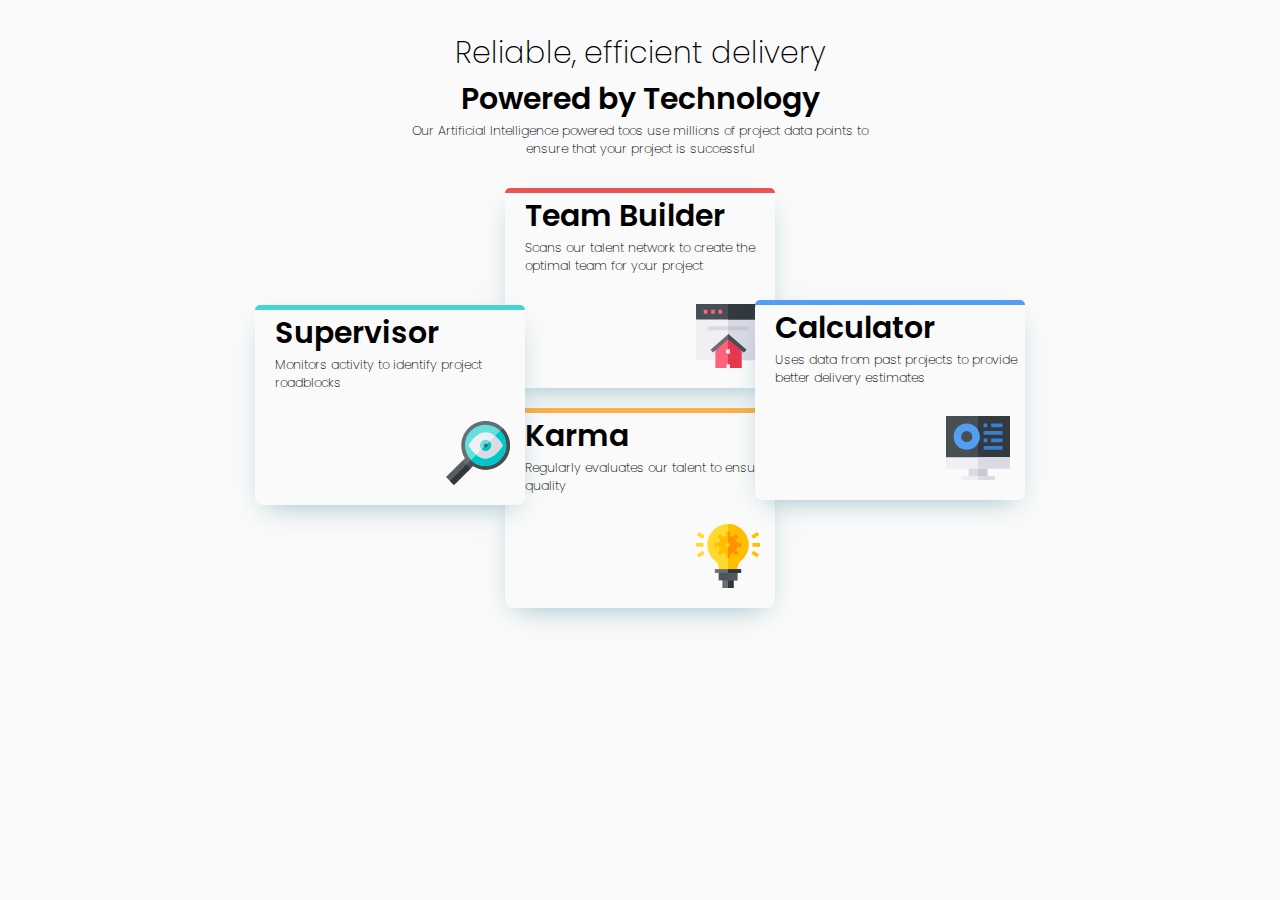
<file: four-card-feature-section/index.html>
<!DOCTYPE html>
<html lang="en">
<head>
  <meta charset="UTF-8">
  <meta name="viewport" content="width=device-width, initial-scale=1.0"> <!-- displays site properly based on user's device -->

  <link rel="icon" type="image/png" sizes="32x32" href="images/favicon-32x32.png">
  <link rel="stylesheet" type="text/css" href="styles.css">
  
  <title>Frontend Mentor | Four card feature section</title>

  <!-- Feel free to remove these styles or customise in your own stylesheet 👍 -->
</head>
<body>



  <!-- Header Section start -->
  <header>
    <h1>Reliable, efficient delivery</h1>
    <h2>Powered by Technology</h2>
    <p class=header-p>
      Our Artificial Intelligence powered toos
      use millions of project data points to
      ensure that your project is successful
    </p>
  </header>
  <!-- Header Section end-->



  <!-- Cards -->
  <div class="supervisor card">
    <div class="cyan"></div>
    <h2>Supervisor</h2>
    <p>
      Monitors activity to identify project roadblocks
    </p>
    <embed src="images/icon-supervisor.svg">
  </div>
  <div class="team-builder card">
    <div class="red"></div>
    <h2>Team Builder</h2>
    <p>
      Scans our talent network to create the optimal team for your project
    </p>
    <embed src="images/icon-team-builder.svg">
  </div>
  <div class="karma card">
    <div class="orange"></div>
    <h2>Karma</h2>
    <p>
      Regularly evaluates our talent to ensure quality
    </p>
    <embed src="images/icon-karma.svg">
  </div>
  <div class="calculator card">
    <div class="blue"></div>
    <h2>Calculator</h2>
    <p>
      Uses data from past projects to
      provide better delivery estimates
    </p>
    <embed src="images/icon-calculator.svg">
  </div>
</body>
</html>
</file>
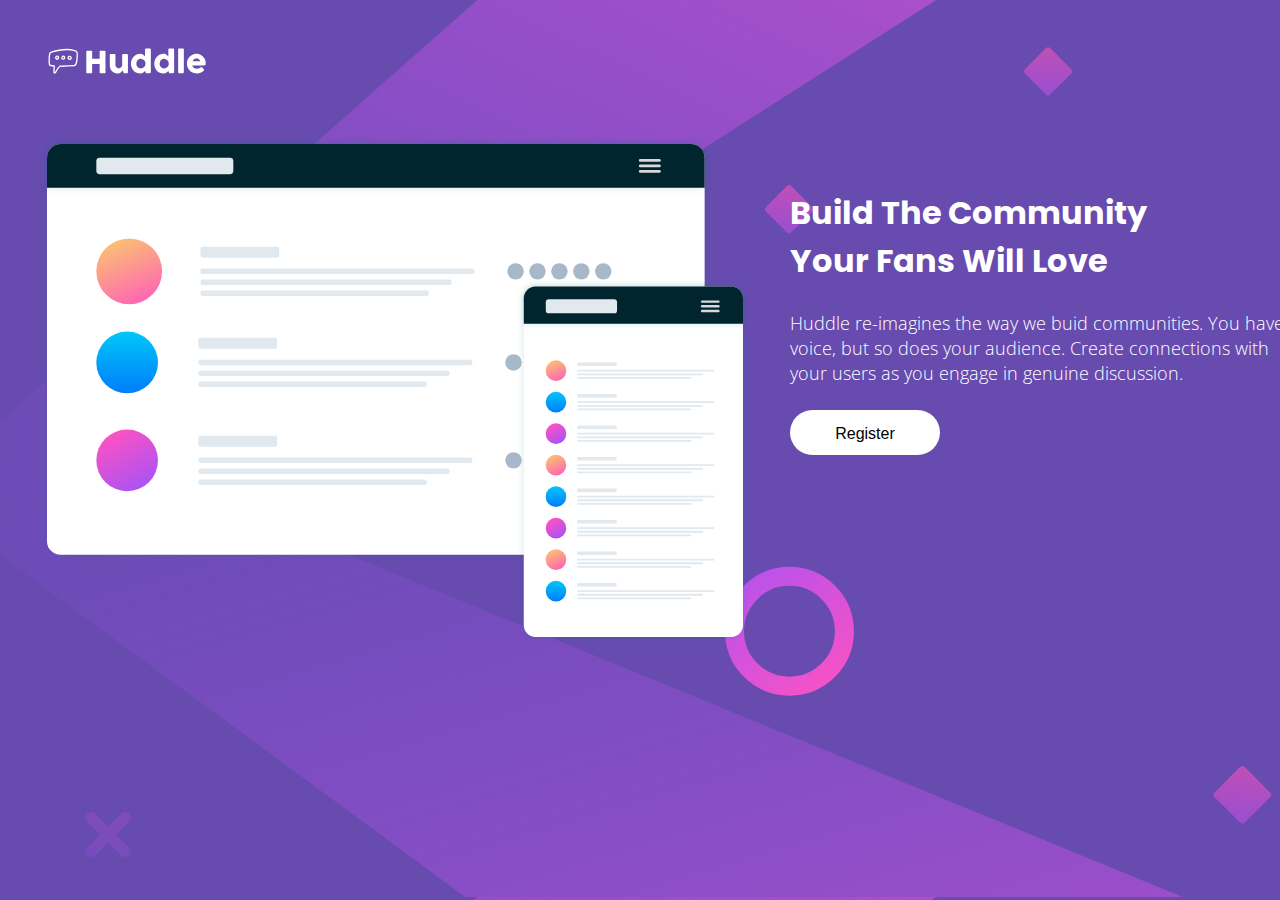
<file: huddle-landing-page-with-single-introductory-section-master/index.html>
<!DOCTYPE html>
<html lang="en">
<head>
  <meta charset="UTF-8">
  <meta name="viewport" content="width=device-width, initial-scale=1.0">
  <title>Huddle Landing Page</title>
  <link rel="stylesheet" href="https://cdnjs.cloudflare.com/ajax/libs/font-awesome/4.7.0/css/font-awesome.min.css">
  <link rel="stylesheet" href="./styles.css">
  <link rel="shortcut icon" href="./images/favicon-32x32.png">
</head>
<body>
  <div class="main">
    <div class="logo">
      <embed src="./images/logo.svg">
    </div>

    <div class="box">
      <div class="box-1">
        <img src="./images/illustration-mockups.svg" />
      </div>
      <div class="box-2">
        <h1>
          Build The Community Your Fans Will Love
        </h1>
        <p>
          Huddle re-imagines the way we buid communities.
          You have a voice, but so does your audience. 
          Create connections with your users as you engage in genuine discussion.
        </p>
        <button>Register</button>
      </div>
    </div>
  </div>
</body>
</html>
</file>
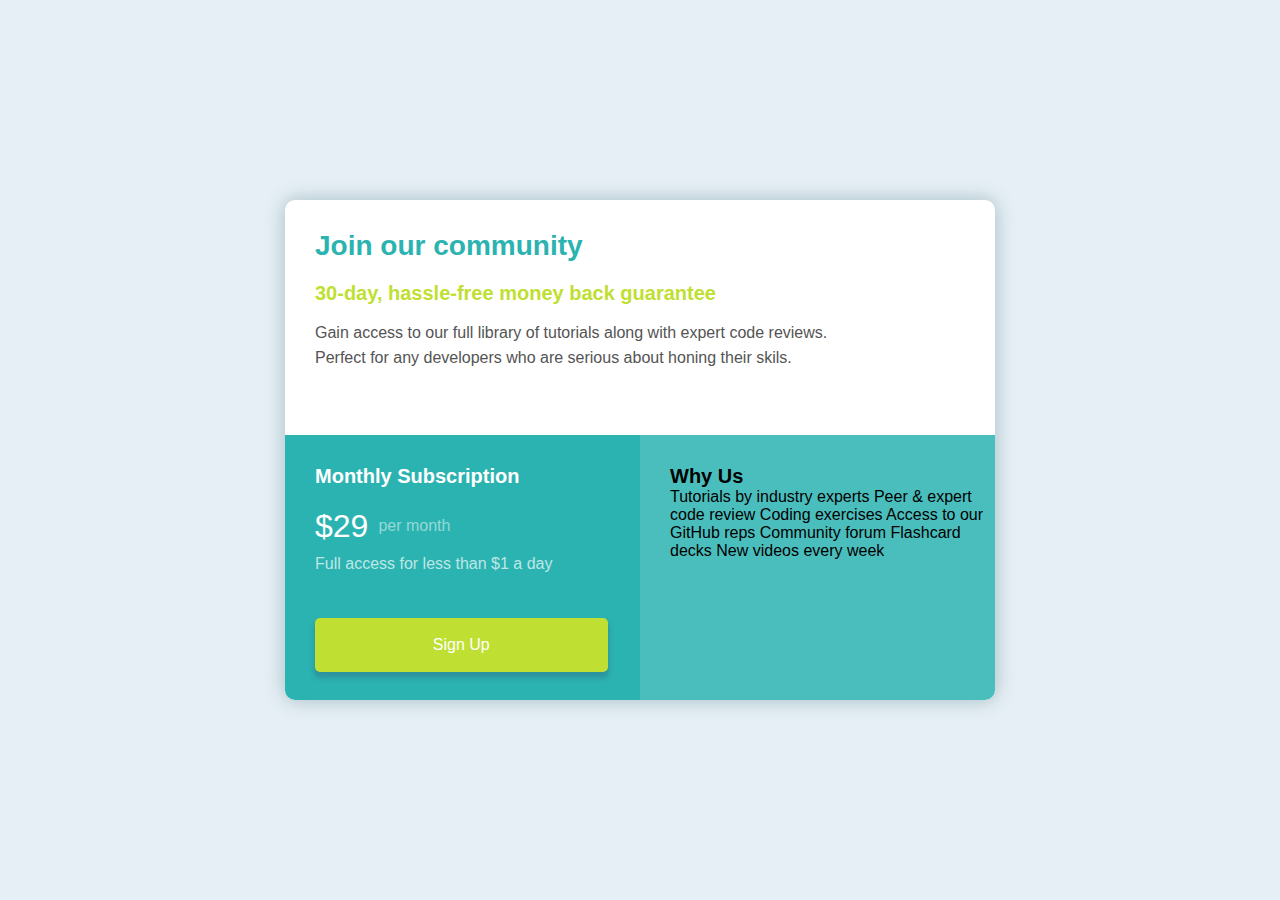
<file: single-price-grid-component/index.html>
<!DOCTYPE html>
<html lang="en">
<head>
  <!-- Meta tags-->
  <meta charset="UTF-8">
  <meta name="viewport" content="width=device-width, initial-scale=1.0">

  <!--Title of the page -->
  <title>Single Price Grid Component</title>
  <link rel="shortcut icon" type="image/png" href="images/favicon-32x32.png">

  <!-- Google fonts -->
  <link rel="preconnect" href="https://fonts.gstatic.com">
  <link href="https://fonts.googleapis.com/css2?family=Karla:wght@400;700&display=swap" rel="stylesheet">

  <!--Custom style-->
  <link rel="stylesheet" type="text/css" href="styles.css">
</head>
<body>
  <div class="container">
    <div class="top">
      <h1>Join our community</h1>
      <h2>30-day, hassle-free money back guarantee</h2>
      <p>
        Gain access to our full library of tutorials along with
        expert code reviews. Perfect for any developers who are serious about honing their skils.
      </p>
    </div>
    <div class="left">
      <h2>Monthly Subscription</h2>
      <p><span class="twentyNine">$29</span><span class="rest">per month</span></p>
      <p>Full access for less than $1 a day</p>
      <button><a href="#">Sign Up</a></button>
    </div>
    <div class="right">
      <h2>Why Us</h2>
      <p>
        Tutorials by industry experts
        Peer & expert code review
        Coding exercises
        Access to our GitHub reps
        Community forum
        Flashcard decks
        New videos every week
      </p>
    </div>
  </div>
</body>
</html>
</file>
<file: four-card-feature-section/styles.css>
@import url('https://fonts.googleapis.com/css2?family=Poppins:wght@200;400;600&display=swap');
*,
*::before,
*::after {
  margin: 0;
  padding: 0;
  box-sizing: border-box;
}

/*******************************************************
    This is a desktop first approach
*******************************************************/

html {
  font-size: 93.75%;
}

body {
  background-color: hsl(0, 0%, 98%);
  text-align: center;
  
}

h1 {
  font-family: 'Poppins', sans-serif;
  font-weight: 200;
  font-size: 2rem;
  padding-top: 30px;
}

h2 {
  font-family: 'Poppins', sans-serif;
  font-weight: 600;
  font-size: 2rem;
}

h2:first-child {
  font-weight: 400;
}

p {
  font-size: 0.85rem;
  font-family: 'Poppins', sans-serif;
  font-weight: 200;
}

header p {
  width: 500px;
  margin: 0 auto;
}

/*******************************************************
    Design common to both mobile and desktop
*******************************************************/
.card {
  height: 200px;
  width: 270px;
  margin: 0 auto;
  margin-bottom: 20px;
  border-radius: 8px;
  background: hsl(130, 0%, 98%);
  position: relative;
  text-align: left;

  -webkit-box-shadow: 0px 10px 27px -12px rgba(48,126,150,0.56);
  -moz-box-shadow: 0px 10px 27px -12px rgba(48,126,150,0.56);
  box-shadow: 0px 10px 27px -12px rgba(48,126,150,0.56);
}

.card h2,
.card p {
  padding-left: 20px;
  margin: 0 0;
}

.supervisor {
  margin-top: 50px;
}

.cyan {
  height: 5px;
  width: 100%;
  background-color:hsl(180, 62%, 55%);
  border-radius: 5px 5px 0 0;
}

.red {
  height: 5px;
  width: 100%;
  background-color: hsl(0, 78%, 62%);
  border-radius: 5px 5px 0 0;
}

.orange {
  height: 5px;
  width: 100%;
  background-color: hsl(34, 97%, 64%);
  border-radius: 5px 5px 0 0;
}

.blue {
  height: 5px;
  width: 100%;
  background-color: hsl(212, 86%, 64%);
  border-radius: 5px 5px 0 0;
}

embed {
  position: absolute;
  right: 15px;
  bottom: 20px;
}



/*******************************************************
    PC Design
*******************************************************/

@media only screen and (min-width: 1200px) and (max-width: 1440px) {
  .supervisor{
    position: absolute;
    top: 255px;
    left: 255px;
    z-index: 1;
  }
  .calculator {
    position: absolute;
    top: 300px;
    right: 255px;
  }
  .team-builder {
    margin-top: 30px;
  }
}
/*******************************************************
    Mobile Design
*******************************************************/
@media only screen and (max-width: 415px) {
  h1 {
    font-size: 1.25rem;
  }
  h2 {
    font-size: 1.25rem;
  }
  p {
    font-size: 0.75rem;
    margin: 0 auto;
  }
  .header-p {
    width: 300px;
  }

  .card p {
    padding-left: 20px;
  }
}
</file>
<file: huddle-landing-page-with-single-introductory-section-master/styles.css>
@import url('https://fonts.googleapis.com/css2?family=Poppins:wght@400;600&display=swap');
@import url('https://fonts.googleapis.com/css2?family=Open+Sans&display=swap');

* {
  margin: 0;
  padding: 0;
  box-sizing: border-box;
}



body{
  background-image: url(./images/bg-desktop.svg);
  background-size: cover;
  background-position: left;
  background-color: hsl(257, 40%, 49%);
  color: white;
  font-family: 'Open Sans', sans-serif;
  overflow-x: hidden;
}
h1,
h2,
h3,
h4,
h5,
h6 {
  font-family: 'Poppins', sans-serif;
}
h1 {
  font-size: 2rem;
}
p{
  font-size: 1.15rem;
  font-weight:100;
}

.logo {
  margin: 40px 0 0 40px;
}
.logo embed {
  width: 170px;
}

.box {
  margin: 50px 0 250px 40px;
  height: 510px;
  width: 1300px;


  display: flex;
  justify-content: space-between;
  align-items: center;
}
.box-2 {
  width: 40%;
  height: auto;
  margin-right: 30px;
}
.box-2 h1 {
  width: 70%;
  margin-bottom: 25px;
  margin-top: -140px;
}
.box-2 p {
  margin-bottom: 20px;
}

.box-2 button {
  height: 45px;
  width: 150px;
  border-radius: 30px;
  border-style: none;
  font-size: 16px;
  padding-top: 3px;
  outline: none;
  cursor: pointer;
  background-color: #fff;
  margin-top: 5px;

  -webkit-box-shadow: 0px 41px 90px -53px rgba(0,0,0,1);
  -moz-box-shadow: 0px 41px 90px -53px rgba(0,0,0,1);
  box-shadow: 0px 41px 90px -53px rgba(0,0,0,1);
}

@media only screen and (max-width: 800px) and (min-width: 300px) {
  main{
    width: 100%;
    min-width: 300px;
  }
  .box {
    flex-direction: column;
    justify-content: space-around;
    width: 85%;
    height: 800px;
    margin: 0 auto;
  }

  .box img {
    width: 100%;
  }

  .box-2 {
    width: 85%;
    text-align: center;
    margin-top: 100px;
  }

  .box-2 h1, .box-2 p {
    width: 100%;
  }
}
</file>
<file: single-price-grid-component/styles.css>
*, *::before, *::after {
  margin: 0;
  padding: 0;
  box-sizing: border-box;
}

/* Generic Styles */
html {
  font-size: 16px;
  font-family: 'Carla', sans-serif
}

body {
  background-color: #E6EFF6;
}

h1 {
  font-size: 1.75rem;
}

h2 {
  font-size: 1.25rem;
}

a {
  text-decoration: none;
  color: white;
  font-size: 1rem;
}



/* styles for the whole box */
.container {
  /* dimensioning the container */
  height: 500px;
  width: 710px;
  border-radius: 10px;
  
  /* positioning the container in the middle */
  position: absolute;
  top: 50%;
  left: 50%;
  transform: translate(-50%, -50%);

  /* grid layout */
  display: grid;
  grid-template-columns: 50% 50%;
  grid-template-rows: 47% 53%;

  /* color */
  background-color: #fff;

  /* shadow */
  -webkit-box-shadow: 0px 0px 20px 0px rgba(10,74,73,0.3);
  -moz-box-shadow: 0px 0px 20px 0px rgba(10,74,73,0.3);
  box-shadow: 0px 0px 20px 0px rgba(10,74,73,0.3);
}

/* Top section */
.top {
  grid-column: span 2;
  padding-left: 30px;
  padding-top: 30px;
}

.top > h1 {
  color: #2BB3B1;
  padding: 0 0 20px 0;
}

.top > h2 {
  color: #BFDF32;
  padding: 0 0 15px 0;
}

.top > p {
  color: hsl(0, 0%, 33%);
  line-height: 25px;
  width: 80%;
}
/* Top complete */

/* Left section */
.left {
  background-color: #2BB3B1;
  border-radius: 0 0 0 10px;
  padding-left: 30px;
  padding-top: 30px;
}

.left > h2 {
  color: #fff;
  padding-bottom: 20px;
}

.twentyNine{
  font-size: 2rem;
  padding: 0 10px 0 0;
  color: #fff;
}

.rest {
  display: inline-block;
  height: 16px;
  width: 80px;

  position: relative;
  top: -6px;

  color: rgba(255, 255, 255, 0.5);
}

.left > p:nth-child(3) {
  padding: 10px 0 20px 0;
  color: rgba(255, 255, 255, 0.7);
}

.left > button {
  height: 23%;
  width: 90%;
  margin-top: 25px;
  border-radius: 5px;
  background-color: #BFDF32;
  border: none;
  outline: none;

  -webkit-box-shadow: 0px 5px 5px 1px rgba(46,74,117,0.3);
  -moz-box-shadow: 0px 5px 5px 1px rgba(46,74,117,0.3);
  box-shadow: 0px 5px 5px 1px rgba(46,74,117,0.3);
}

/* Right section */
.right {
  background-color: #4ABEBD;
  border-radius: 0 0 10px 0;
  padding-left: 30px;
  padding-top: 30px;
}


/* mobile design */

@media screen and (max-device-width: 450px) {
  .container {
  /* dimensioning the container */
  width: 280px;
  border-radius: 10px;
  
  /* positioning the container in the middle */
  position: absolute;
  top: 50%;
  left: 50%;
  transform: translate(-50%, -50%);
  
  display: block;

  /* color */
  background-color: #fff;

  /* shadow */
  -webkit-box-shadow: 0px 0px 20px 0px rgba(10,74,73,0.3);
  -moz-box-shadow: 0px 0px 20px 0px rgba(10,74,73,0.3);
  box-shadow: 0px 0px 20px 0px rgba(10,74,73,0.3);
  }

  .top {
    padding-left: 30px;
    padding-top: 30px;
  }
  .left {
    border-radius: 0 0 0 0;
    height: 270px;
  }
  .right {
    border-radius: 0 0 10px 10px;
  }

  .left > button {
    height: 54px;
    width: 85%  
  }
}
</file>
